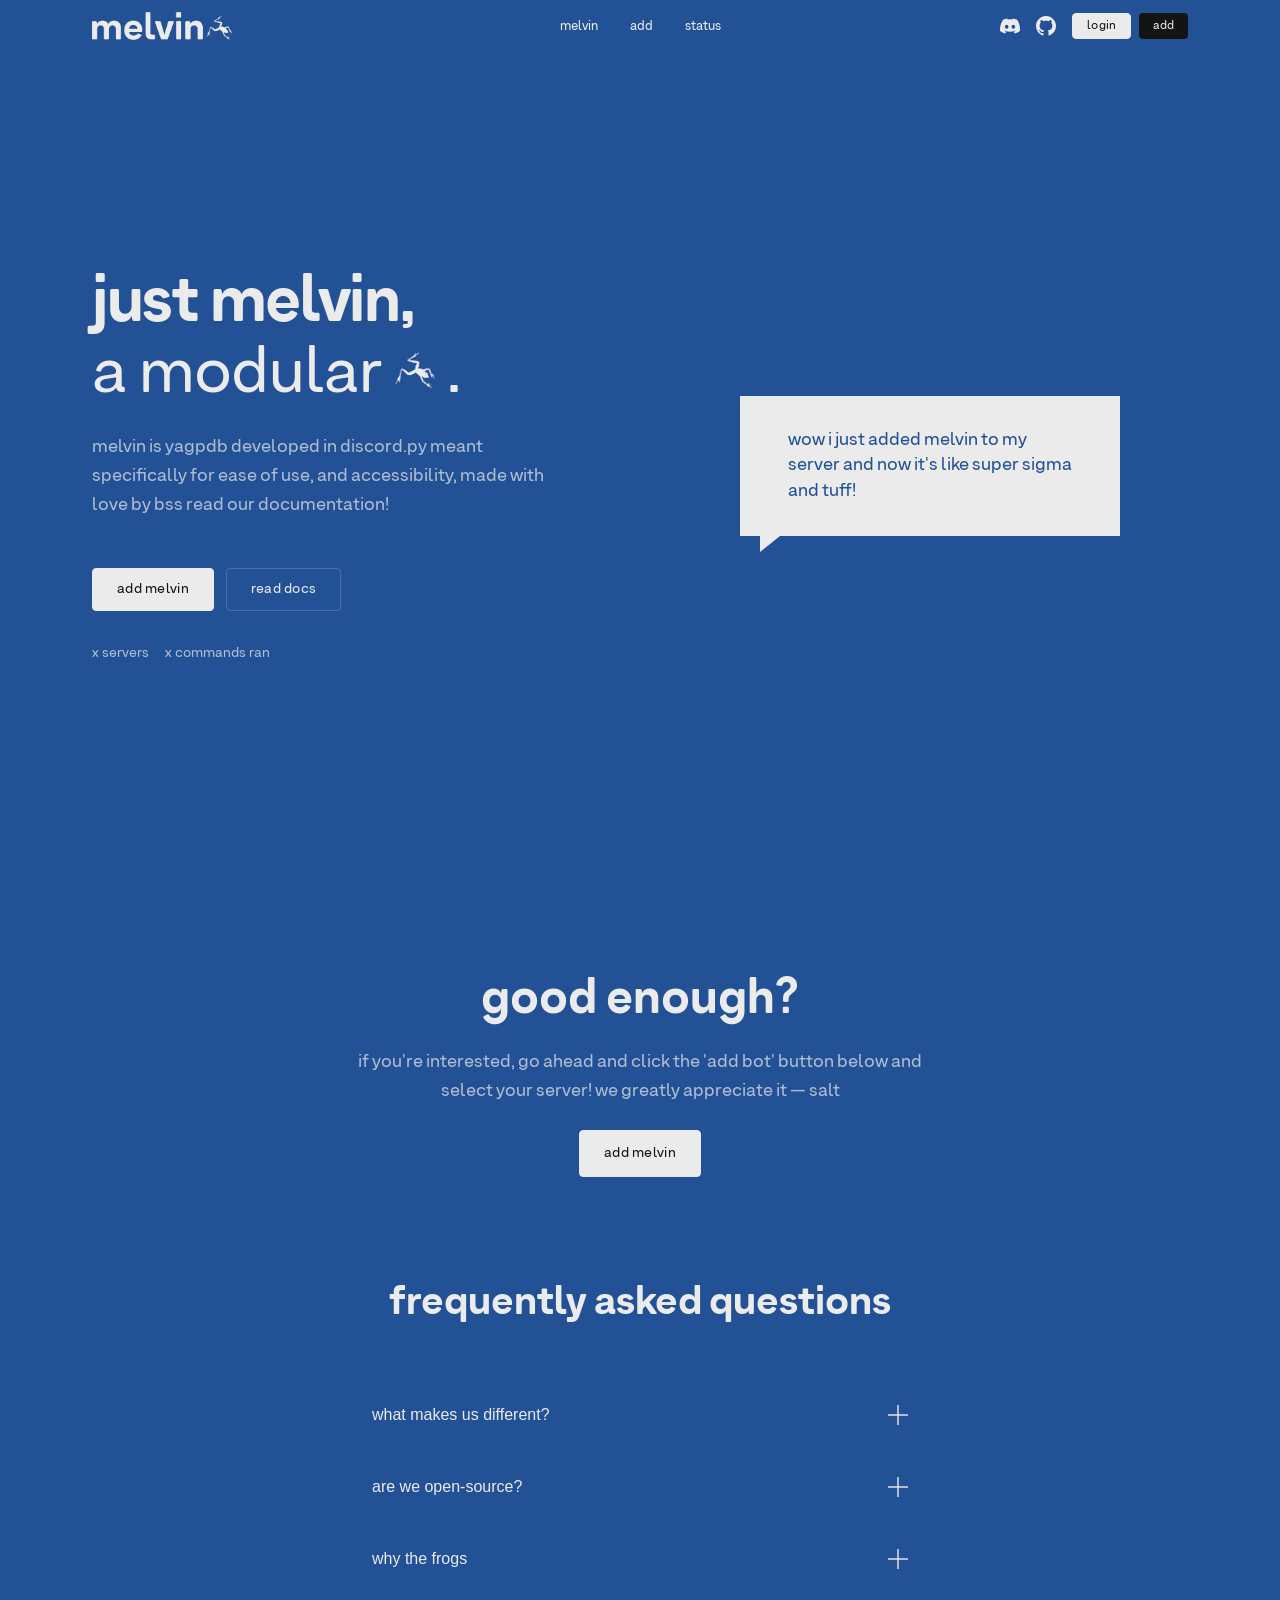
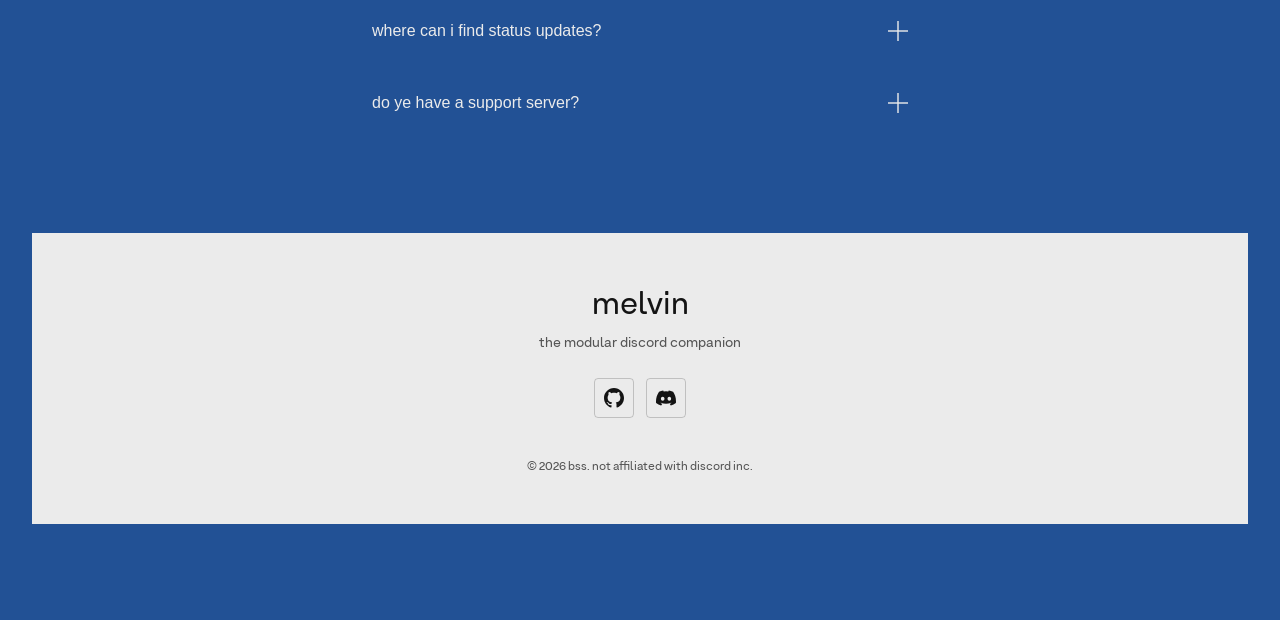
<file: Frontend/index.html>
<!DOCTYPE html>
<html lang="en">

<head>
  <meta charset="UTF-8" />
  <meta name="viewport" content="width=device-width, initial-scale=1.0" />
  <title>melvin - yagpdb for discord</title>
  <meta name="description"
    content="melvin is a modular, general-purpose discord bot. enable only what your server needs." />

  <link rel="stylesheet" href="css/base.css" />
  <link rel="stylesheet" href="css/hero.css" />
  <link rel="icon" href="public/melvin.jpg" />
</head>

<body>

  <!-- ── nav ── -->
  <nav class="nav" id="site-nav">
    <div class="nav__left">
      <img src="public/melvin.png" alt="" class="nav__logo" />
    </div>

    <ul class="nav__links">
      <li><a href="/">melvin</a></li>
      <li><a href="/add">add</a></li>
      <li><a href="/status">status</a></li>
    </ul>

    <div class="nav__right">

      <a href="https://discord.gg/melvin" class="nav__social-link" aria-label="discord">
        <svg viewBox="0 0 24 24">
          <path
            d="M20.317 4.37a19.791 19.791 0 0 0-4.885-1.515.074.074 0 0 0-.079.037c-.21.375-.444.864-.608 1.25a18.27 18.27 0 0 0-5.487 0 12.64 12.64 0 0 0-.617-1.25.077.077 0 0 0-.079-.037A19.736 19.736 0 0 0 3.677 4.37a.07.07 0 0 0-.032.027C.533 9.046-.32 13.58.099 18.057a.082.082 0 0 0 .031.057 19.9 19.9 0 0 0 5.993 3.03.078.078 0 0 0 .084-.028 14.09 14.09 0 0 0 1.226-1.994.076.076 0 0 0-.041-.106 13.107 13.107 0 0 1-1.872-.892.077.077 0 0 1-.008-.128c.125-.094.252-.192.37-.29a.074.074 0 0 1 .077-.01c3.927 1.793 8.18 1.793 12.061 0a.074.074 0 0 1 .077.01c.118.098.246.196.373.29a.077.077 0 0 1-.006.127 12.299 12.299 0 0 1-1.874.894.077.077 0 0 0-.041.107c.36.663.772 1.286 1.225 1.874a.076.076 0 0 0 .084.028 19.839 19.839 0 0 0 6.002-3.03.077.077 0 0 0 .032-.054c.5-5.177-.838-9.674-3.549-13.66a.061.061 0 0 0-.031-.03zM8.02 15.33c-1.183 0-2.157-1.085-2.157-2.419 0-1.333.956-2.419 2.157-2.419 1.21 0 2.176 1.096 2.157 2.419 0 1.334-.956 2.419-2.157 2.419zm7.975 0c-1.183 0-2.157-1.085-2.157-2.419 0-1.333.955-2.419 2.157-2.419 1.21 0 2.176 1.096 2.157 2.419 0 1.334-.946 2.419-2.157 2.419z" />
        </svg>
      </a>
      <a href="https://github.com/saltgranule/melvin" class="nav__social-link" aria-label="github">
        <svg viewBox="0 0 24 24">
          <path
            d="M12 0c-6.626 0-12 5.373-12 12 0 5.302 3.438 9.8 8.207 11.387.599.111.793-.261.793-.577v-2.234c-3.338.726-4.033-1.416-4.033-1.416-.546-1.387-1.333-1.756-1.333-1.756-1.089-.745.083-.729.083-.729 1.205.084 1.839 1.237 1.839 1.237 1.07 1.834 2.807 1.304 3.492.997.107-.775.418-1.305.762-1.604-2.665-.305-5.467-1.334-5.467-5.931 0-1.311.469-2.381 1.236-3.221-.124-.303-.535-1.524.117-3.176 0 0 1.008-.322 3.301 1.23.957-.266 1.983-.399 3.003-.404 1.02.005 2.047.138 3.006.404 2.291-1.552 3.297-1.23 3.297-1.23.653 1.653.242 2.874.118 3.176.77.84 1.235 1.911 1.235 3.221 0 4.609-2.807 5.624-5.479 5.921.43.372.823 1.102.823 2.222v3.293c0 .319.192.694.801.576 4.765-1.589 8.199-6.086 8.199-11.386 0-6.627-5.373-12-12-12z" />
        </svg>
      </a>

      <div class="nav__ctas">
        <a href="/auth/discord" class="btn btn--small btn--primary">login</a>
        <a href="/add" class="btn btn--small btn--dark">add</a>
      </div>
    </div>
  </nav>

  <!-- ── hero ── -->
  <section class="hero" id="hero">
    <div class="hero__content">
      <h1 class="hero__title">just melvin,<br /><span class="hero__title--accent">a modular <img src="public/melvin.jpg"
            alt="frog" class="hero__title-img" />.</span></h1>
      <p class="hero__sub">melvin is yagpdb developed in discord.py meant specifically for ease of use, and
        accessibility, made with love by BSS read our documentation!</p>
      <div class="hero__actions">
        <a href="#invite" class="btn btn--primary btn--hero" id="hero-cta-invite">add melvin</a>
        <a href="/docs" class="btn btn--ghost btn--hero" id="hero-cta-modules">read docs</a>
      </div>

      <div class="hero__stats">
        <span class="hero__stats-item">x servers</span>
        <span class="hero__stats-item">x commands ran</span>
      </div>
    </div>

    <div class="hero__visual">
      <div class="chat-bubble">
        <div class="chat-bubble__tail"></div>
        <p class="chat-bubble__text">wow i just added melvin to my server and now it's like super sigma and tuff!</p>
      </div>
    </div>
  </section>

  <!-- ── secondary cta ── -->
  <section class="cta-secondary">
    <div class="cta-secondary__content">
      <h2 class="cta-secondary__title">good enough?</h2>
      <p class="cta-secondary__text">
        if you're interested, go ahead and click the 'add bot' button below and select your server! we greatly
        appreciate it
        <span class="cta-secondary__sig">— salt</span>
      </p>
      <a href="#invite" class="btn btn--primary">add melvin</a>
    </div>

    <!-- ── faq accordion ── -->
    <section class="faq">
      <div class="faq__container">
        <h2 class="faq__title">frequently asked questions</h2>

        <div class="faq__list">
          <div class="faq__item">
            <button class="faq__trigger">
              <span class="faq__question">what makes us different?</span>
              <span class="faq__icon"></span>
            </button>
            <div class="faq__content">
              <p class="faq__answer">nothing, there's probably hundreds of bots doing what we do, it'd be bias to state
                that we do it better, so we don't. this doesn't inherently mean we're a bad bot, though ofcourse we'd
                say
                that. If you're unsure, you can join our support server, or add the bot to your server to try it out
                yourself.</p>
              <a href="https://discord.gg/melvin" class="btn btn--small btn--ghost"
                style="margin-top: var(--sp-3);">support server</a>
              <a href="#invite" class="btn btn--small btn--primary" style="margin-top: var(--sp-3);">add melvin</a>
            </div>
          </div>

          <div class="faq__item">
            <button class="faq__trigger">
              <span class="faq__question">are we open-source?</span>
              <span class="faq__icon"></span>
            </button>
            <div class="faq__content">
              <p class="faq__answer">for the time being, yeah why not, we see nothing wrong with that. you can find our
                repo below.</p>
              <a href="https://github.com/saltgranule/melvin" class="btn btn--small btn--ghost"
                style="margin-top: var(--sp-3);">github</a>
            </div>
          </div>

          <div class="faq__item">
            <button class="faq__trigger">
              <span class="faq__question">why the frogs</span>
              <span class="faq__icon"></span>
            </button>
            <div class="faq__content">
              <p class="faq__answer">ribbet</p>
            </div>
          </div>

          <div class="faq__item">
            <button class="faq__trigger">
              <span class="faq__question">where can i find status updates?</span>
              <span class="faq__icon"></span>
            </button>
            <div class="faq__content">
              <div class="faq__answer">
                <p>head over to the status page. /status.</p>
                <a href="/status" class="btn btn--small btn--ghost" style="margin-top: var(--sp-3);">status page</a>
              </div>
            </div>
          </div>

          <div class="faq__item">
            <button class="faq__trigger">
              <span class="faq__question">do ye have a support server?</span>
              <span class="faq__icon"></span>
            </button>
            <div class="faq__content">
              <div class="faq__answer">
                <p>yep, we do.</p>
                <a href="https://discord.gg/melvin" class="btn btn--small btn--ghost"
                  style="margin-top: var(--sp-3);">support server</a>
              </div>
            </div>
          </div>
        </div>
      </div>
    </section>

    <!-- ── footer ── -->
    <footer class="footer">
      <div class="footer__brand">
        <span class="footer__word">melvin</span>
        <p class="footer__tagline">the modular discord companion</p>
      </div>

      <div class="footer__socials">
        <a href="https://github.com/saltgranule/melvin" class="btn btn--ghost btn--icon footer__social-btn"
          aria-label="github">
          <svg viewBox="0 0 24 24">
            <path
              d="M12 0c-6.626 0-12 5.373-12 12 0 5.302 3.438 9.8 8.207 11.387.599.111.793-.261.793-.577v-2.234c-3.338.726-4.033-1.416-4.033-1.416-.546-1.387-1.333-1.756-1.333-1.756-1.089-.745.083-.729.083-.729 1.205.084 1.839 1.237 1.839 1.237 1.07 1.834 2.807 1.304 3.492.997.107-.775.418-1.305.762-1.604-2.665-.305-5.467-1.334-5.467-5.931 0-1.311.469-2.381 1.236-3.221-.124-.303-.535-1.524.117-3.176 0 0 1.008-.322 3.301 1.23.957-.266 1.983-.399 3.003-.404 1.02.005 2.047.138 3.006.404 2.291-1.552 3.297-1.23 3.297-1.23.653 1.653.242 2.874.118 3.176.77.84 1.235 1.911 1.235 3.221 0 4.609-2.807 5.624-5.479 5.921.43.372.823 1.102.823 2.222v3.293c0 .319.192.694.801.576 4.765-1.589 8.199-6.086 8.199-11.386 0-6.627-5.373-12-12-12z" />
          </svg>
        </a>
        <a href="https://discord.gg/melvin" class="btn btn--ghost btn--icon footer__social-btn" aria-label="discord">
          <svg viewBox="0 0 24 24">
            <path
              d="M20.317 4.37a19.791 19.791 0 0 0-4.885-1.515.074.074 0 0 0-.079.037c-.21.375-.444.864-.608 1.25a18.27 18.27 0 0 0-5.487 0 12.64 12.64 0 0 0-.617-1.25.077.077 0 0 0-.079-.037A19.736 19.736 0 0 0 3.677 4.37a.07.07 0 0 0-.032.027C.533 9.046-.32 13.58.099 18.057a.082.082 0 0 0 .031.057 19.9 19.9 0 0 0 5.993 3.03.078.078 0 0 0 .084-.028 14.09 14.09 0 0 0 1.226-1.994.076.076 0 0 0-.041-.106 13.107 13.107 0 0 1-1.872-.892.077.077 0 0 1-.008-.128c.125-.094.252-.192.37-.29a.074.074 0 0 1 .077-.01c3.927 1.793 8.18 1.793 12.061 0a.074.074 0 0 1 .077.01c.118.098.246.196.373.29a.077.077 0 0 1-.006.127 12.299 12.299 0 0 1-1.874.894.077.077 0 0 0-.041.107c.36.663.772 1.286 1.225 1.874a.076.076 0 0 0 .084.028 19.839 19.839 0 0 0 6.002-3.03.077.077 0 0 0 .032-.054c.5-5.177-.838-9.674-3.549-13.66a.061.061 0 0 0-.031-.03zM8.02 15.33c-1.183 0-2.157-1.085-2.157-2.419 0-1.333.956-2.419 2.157-2.419 1.21 0 2.176 1.096 2.157 2.419 0 1.334-.956 2.419-2.157 2.419zm7.975 0c-1.183 0-2.157-1.085-2.157-2.419 0-1.333.955-2.419 2.157-2.419 1.21 0 2.176 1.096 2.157 2.419 0 1.334-.946 2.419-2.157 2.419z" />
          </svg>
        </a>
      </div>

      <p class="footer__legal">© 2026 BSS. not affiliated with discord inc.</p>
    </footer>

    <script src="js/hero.js"></script>
</body>

</html>
</file>
<file: Frontend/css/base.css>
/* ═══════════════════════════════════════════
   melvin design system — base.css
   tokens · themes · resets · global utilities
═══════════════════════════════════════════ */

/* ── fonts ── */
@font-face {
  font-family: 'ArminSoft';
  src: url('../typeface/ArminSoft-Regular.ttf') format('truetype');
  font-weight: 400;
}
@font-face {
  font-family: 'ArminSoft';
  src: url('../typeface/ArminSoft-SemiBold.ttf') format('truetype');
  font-weight: 600;
}
@font-face {
  font-family: 'ArminSoft';
  src: url('../typeface/ArminSoft-UltraBold.ttf') format('truetype');
  font-weight: 700;
}

/* ── tokens & themes ── */
:root {
  /* common tokens */
  --clr-primary: #225195;
  --clr-white: #EBEBEB;
  --clr-black: #141414;

  --font-display: "ArminSoft", sans-serif;
  --font-body: "ArminSoft", sans-serif;

  --sp-1: 4px;
  --sp-2: 8px;
  --sp-3: 12px;
  --sp-4: 16px;
  --sp-5: 24px;
  --sp-6: 32px;
  --sp-7: 48px;
  --sp-8: 64px;
  --sp-9: 96px;

  --max-width: 1160px;
  --transition-speed: 120ms;
}

/* dark theme (default/fallback) */
:root {
  --clr-bg: var(--clr-primary);
  --clr-surface: var(--clr-primary);
  --clr-text: var(--clr-white);
  --clr-outline: rgba(235, 235, 235, 0.2);
  --clr-muted: rgba(235, 235, 235, 0.7);
}

/* light theme override */
:root[data-theme='light'] {
  --clr-bg: var(--clr-primary);
  --clr-surface: var(--clr-primary);
  --clr-text: var(--clr-white);
  --clr-outline: rgba(235, 235, 235, 0.2);
  --clr-muted: rgba(235, 235, 235, 0.7);
}

/* dark theme override */
:root[data-theme='dark'] {
  --clr-bg: var(--clr-primary);
  --clr-surface: var(--clr-primary);
  --clr-text: var(--clr-white);
  --clr-outline: rgba(235, 235, 235, 0.2);
  --clr-muted: rgba(235, 235, 235, 0.7);
}

/* initial detection if no attribute set */
@media (prefers-color-scheme: light) {
  :root:not([data-theme]) {
    --clr-bg: var(--clr-primary);
    --clr-surface: var(--clr-primary);
    --clr-text: var(--clr-white);
    --clr-outline: rgba(235, 235, 235, 0.2);
    --clr-muted: rgba(235, 235, 235, 0.7);
  }
}

/* ── reset ── */
*,
*::before,
*::after {
  box-sizing: border-box;
  margin: 0;
  padding: 0;
}

html {
  scroll-behavior: smooth;
  font-size: 16px;
}

body {
  font-family: var(--font-body);
  background-color: var(--clr-bg);
  color: var(--clr-text);
  text-transform: lowercase;
  -webkit-font-smoothing: antialiased;
  line-height: 1.5;
  transition: background-color var(--transition-speed) ease, color var(--transition-speed) ease;
}

a {
  color: inherit;
  text-decoration: none;
}

ul {
  list-style: none;
}

img,
svg {
  display: block;
  max-width: 100%;
}

/* ── layout ── */
.container {
  width: 100%;
  max-width: var(--max-width);
  margin-inline: auto;
  padding-inline: var(--sp-6);
}

/* ── buttons ── */
.btn {
  display: inline-flex;
  align-items: center;
  justify-content: center;
  font-family: var(--font-body);
  font-size: 0.875rem;
  font-weight: 500;
  letter-spacing: 0.02em;
  text-transform: lowercase;
  padding: var(--sp-3) var(--sp-5);
  border: 1px solid transparent;
  border-radius: 4px;
  cursor: pointer;
  transition: all var(--transition-speed) ease;
  gap: var(--sp-2);
}

.btn--primary {
  background-color: var(--clr-white);
  color: var(--clr-black);
  border-color: var(--clr-white);
}

.btn--primary:hover {
  background-color: var(--clr-black);
  color: var(--clr-white);
  border-color: var(--clr-black);
}

.btn--ghost {
  background-color: transparent;
  color: var(--clr-text);
  border-color: var(--clr-outline);
}

.btn--ghost:hover {
  border-color: var(--clr-text);
}

.btn--small {
  padding: 6px 14px;
  font-size: 0.75rem;
  line-height: 1;
}

.btn--tertiary,
.btn--dark {
  background-color: var(--clr-black);
  color: var(--clr-white);
  border: none;
}

.btn--tertiary:hover,
.btn--dark:hover {
  opacity: 0.9;
}

.btn--icon {
  padding: var(--sp-2);
  line-height: 0;
}

/* ── typography utilities ── */
.display-font {
  font-family: var(--font-display);
}

/* ── hidden ── */
[hidden] {
  display: none !important;
}
</file>
<file: Frontend/css/hero.css>
/* ═══════════════════════════════════════════
   melvin — hero.css
   nav · hero · module strip
═══════════════════════════════════════════ */

/* ── nav ── */
.nav {
  position: sticky;
  top: 0;
  z-index: 100;
  display: grid;
  grid-template-columns: 1fr auto 1fr;
  align-items: center;
  padding: var(--sp-3) var(--sp-6);
  background-color: var(--clr-bg);
  border-bottom: none;
  max-width: var(--max-width);
  width: calc(100% - var(--sp-8));
  margin: 0 auto;
  transition: all var(--transition-speed) ease;
}

.nav__left {
  display: flex;
  align-items: center;
  gap: var(--sp-3);
}

.nav__logo {
  height: 28px;
  width: auto;
  max-width: 180px;
  object-fit: contain;
}

.nav__wordmark {
  font-family: var(--font-display);
  font-size: 1.5rem;
  color: var(--clr-text);
  user-select: none;
}

.nav__links {
  display: flex;
  gap: var(--sp-6);
  justify-content: center;
}

.nav__links a {
  font-size: 0.8125rem;
  font-weight: 500;
  color: var(--clr-text);
  transition: opacity var(--transition-speed) ease;
}

.nav__links a:hover {
  opacity: 0.7;
}

.nav__right {
  display: flex;
  align-items: center;
  justify-content: flex-end;
  gap: var(--sp-4);
}

.nav__theme-toggle {
  background: none;
  border: none;
  cursor: pointer;
  color: var(--clr-muted);
  padding: var(--sp-1);
  display: flex;
  align-items: center;
  transition: color var(--transition-speed) ease;
}

.nav__theme-toggle:hover {
  color: var(--clr-text);
}

.nav__theme-toggle svg {
  width: 20px;
  height: 20px;
  fill: currentColor;
}

.nav__divider {
  width: 1px;
  height: 20px;
  background-color: var(--clr-outline);
}

.nav__social-link {
  color: var(--clr-text);
  display: flex;
  align-items: center;
  transition: opacity var(--transition-speed) ease;
}

.nav__social-link:hover {
  opacity: 0.7;
}

.nav__social-link svg {
  width: 20px;
  height: 20px;
  fill: currentColor;
}

.nav__ctas {
  display: flex;
  gap: var(--sp-2);
}

/* ── hero ── */
.hero {
  display: grid;
  grid-template-columns: 1fr 1fr;
  align-items: center;
  gap: var(--sp-8);
  max-width: var(--max-width);
  margin-inline: auto;
  padding: var(--sp-9) var(--sp-6);
  min-height: calc(100vh - 72px);
}

.hero__eyebrow {
  font-size: 0.75rem;
  font-weight: 500;
  letter-spacing: 0.1em;
  color: var(--clr-text);
  margin-bottom: var(--sp-4);
}

.hero__title {
  font-family: var(--font-display);
  font-size: clamp(2.5rem, 5vw, 4rem);
  font-weight: 700;
  line-height: 1.1;
  color: var(--clr-text);
  margin-bottom: var(--sp-5);
  letter-spacing: -0.02em;
}

.hero__title--accent {
  font-family: var(--font-display);
  font-weight: 400;
  font-style: normal;
  color: inherit;
  letter-spacing: normal;
  display: inline-flex;
  align-items: center;
  gap: 0.1em;
}

.hero__title-img {
  height: 0.8em;
  width: 0.8em;
  border-radius: 50%;
  object-fit: cover;
  vertical-align: middle;
  margin-top: -0.1em;
}

.btn--hero {
  padding: 10px 24px;
  font-size: 0.875rem;
}

.hero__sub {
  font-size: 1.125rem;
  font-weight: 300;
  line-height: 1.6;
  color: var(--clr-muted);
  max-width: 460px;
  margin-bottom: var(--sp-7);
}

.hero__actions {
  display: flex;
  gap: var(--sp-3);
  flex-wrap: wrap;
}

/* ── hero visual — chat bubble ── */
.hero__visual {
  display: flex;
  justify-content: center;
  align-items: center;
}

.chat-bubble {
  position: relative;
  background-color: var(--clr-text);
  color: var(--clr-bg);
  padding: var(--sp-6) var(--sp-7);
  max-width: 380px;
  animation: fadeUp 0.6s ease both;
}

.chat-bubble__tail {
  position: absolute;
  left: 20px;
  bottom: -16px;
  width: 0;
  height: 0;
  border-left: 0px solid transparent;
  border-right: 20px solid transparent;
  border-top: 16px solid var(--clr-text);
}

.chat-bubble__text {
  font-size: 1.125rem;
  font-weight: 500;
  line-height: 1.4;
  margin: 0;
}

/* ── cta secondary ── */
.cta-secondary {
  padding: var(--sp-9) var(--sp-6);
  background-color: var(--clr-surface);
  text-align: center;
}

.cta-secondary__content {
  max-width: 600px;
  margin-inline: auto;
  display: flex;
  flex-direction: column;
  gap: var(--sp-5);
  align-items: center;
}

.cta-secondary__title {
  font-family: var(--font-display);
  font-size: 3rem;
  color: var(--clr-text);
  line-height: 1;
}

.cta-secondary__text {
  font-size: 1.125rem;
  font-weight: 300;
  color: var(--clr-muted);
  line-height: 1.6;
}

.hero__stats {
  display: flex;
  gap: var(--sp-4);
  margin-top: var(--sp-6);
  font-size: 0.875rem;
  font-weight: 400;
  color: var(--clr-muted);
}

.hero__stats-item {
  white-space: nowrap;
}

/* ── faq accordion ── */
.faq {
  padding: var(--sp-9) var(--sp-6);
  background-color: var(--clr-surface);
}

.faq__container {
  max-width: 600px;
  margin-inline: auto;
}

.faq__title {
  font-family: var(--font-display);
  font-size: 2.5rem;
  color: var(--clr-text);
  margin-bottom: var(--sp-7);
  text-align: center;
}

.faq__list {
  display: flex;
  flex-direction: column;
  gap: var(--sp-1);
}

.faq__item {
  background-color: var(--clr-bg);
}

.faq__trigger {
  width: 100%;
  display: flex;
  justify-content: space-between;
  align-items: center;
  padding: var(--sp-5) var(--sp-6);
  background: none;
  border: none;
  cursor: pointer;
  text-align: left;
  transition: background-color var(--transition-speed) ease;
}
.faq__trigger:hover {
  background-color: rgba(255, 255, 255, 0.02);
}

.faq__question {
  font-size: 1rem;
  font-weight: 500;
  color: var(--clr-text);
}

.faq__icon {
  width: 20px;
  height: 20px;
  position: relative;
  flex-shrink: 0;
}
.faq__icon::before,
.faq__icon::after {
  content: '';
  position: absolute;
  background-color: var(--clr-muted);
  transition: transform 0.2s ease;
}
.faq__icon::before {
  width: 2px;
  height: 100%;
  left: 50%;
  transform: translateX(-50%);
}
.faq__icon::after {
  width: 100%;
  height: 2px;
  top: 50%;
  transform: translateY(-50%);
}

.faq__item.is-open .faq__icon::before {
  transform: translateX(-50%) rotate(90deg);
}

.faq__content {
  max-height: 0;
  overflow: hidden;
  transition: max-height 0.3s ease-out, padding 0.3s ease;
}

.faq__item.is-open .faq__content {
  max-height: 500px; /* arbitrary large value */
  padding-bottom: var(--sp-6);
}

.faq__answer {
  padding-inline: var(--sp-6);
  font-size: 0.9375rem;
  font-weight: 300;
  color: var(--clr-muted);
  line-height: 1.6;
}

/* ── footer ── */
.footer {
  --clr-text: var(--clr-black);
  --clr-muted: rgba(20, 20, 20, 0.7);
  --clr-outline: rgba(20, 20, 20, 0.2);
  padding: var(--sp-7) var(--sp-6);
  background-color: var(--clr-white);
  color: var(--clr-text);
  display: flex;
  flex-direction: column;
  align-items: center;
  gap: var(--sp-5);
  text-align: center;
}

.footer__brand {
  display: flex;
  flex-direction: column;
  gap: var(--sp-1);
}

.footer__word {
  font-family: var(--font-display);
  font-size: 2rem;
  color: var(--clr-text);
}

.footer__tagline {
  font-size: 0.875rem;
  color: var(--clr-muted);
}

.footer__socials {
  display: flex;
  gap: var(--sp-3);
}

.footer__social-btn {
  width: 40px;
  height: 40px;
  padding: 0;
}

.footer__social-btn svg {
  width: 20px;
  height: 20px;
  fill: currentColor;
}

.footer__legal {
  font-size: 0.75rem;
  color: var(--clr-muted);
  margin-top: var(--sp-4);
}

/* ── animation ── */
@keyframes fadeUp {
  from {
    opacity: 0;
    transform: translateY(20px);
  }

  to {
    opacity: 1;
    transform: translateY(0);
  }
}

/* ── error page ── */
.error-page {
  min-height: calc(100vh - 80px); /* subtract nav height approx */
  display: flex;
  align-items: center;
  justify-content: center;
  padding: var(--sp-6);
  text-align: center;
}

.error-page__content {
  display: flex;
  flex-direction: column;
  align-items: center;
  gap: var(--sp-4);
  animation: fadeUp 0.6s ease both;
}

.error-page__title {
  font-family: var(--font-display);
  font-size: clamp(6rem, 15vw, 10rem);
  color: var(--clr-text);
  line-height: 1;
}

.error-page__text {
  font-size: 1.125rem;
  font-weight: 300;
  color: var(--clr-muted);
  max-width: 300px;
  margin-bottom: var(--sp-4);
}

.hero__content {
  animation: fadeUp 0.6s ease both;
}

/* ── responsive ── */
@media (max-width: 1024px) {
  .nav {
    grid-template-columns: auto 1fr;
  }

  .nav__links {
    display: none;
  }
}

@media (max-width: 960px) {
  .hero {
    grid-template-columns: 1fr;
    text-align: center;
    padding-top: var(--sp-8);
  }

  .hero__sub {
    margin-inline: auto;
  }

  .hero__actions {
    justify-content: center;
  }

  .hero__visual {
    display: none;
  }
}

@media (max-width: 600px) {

  .nav__right .nav__divider,
  .nav__right .nav__social-link {
    display: none;
  }
}
</file>
